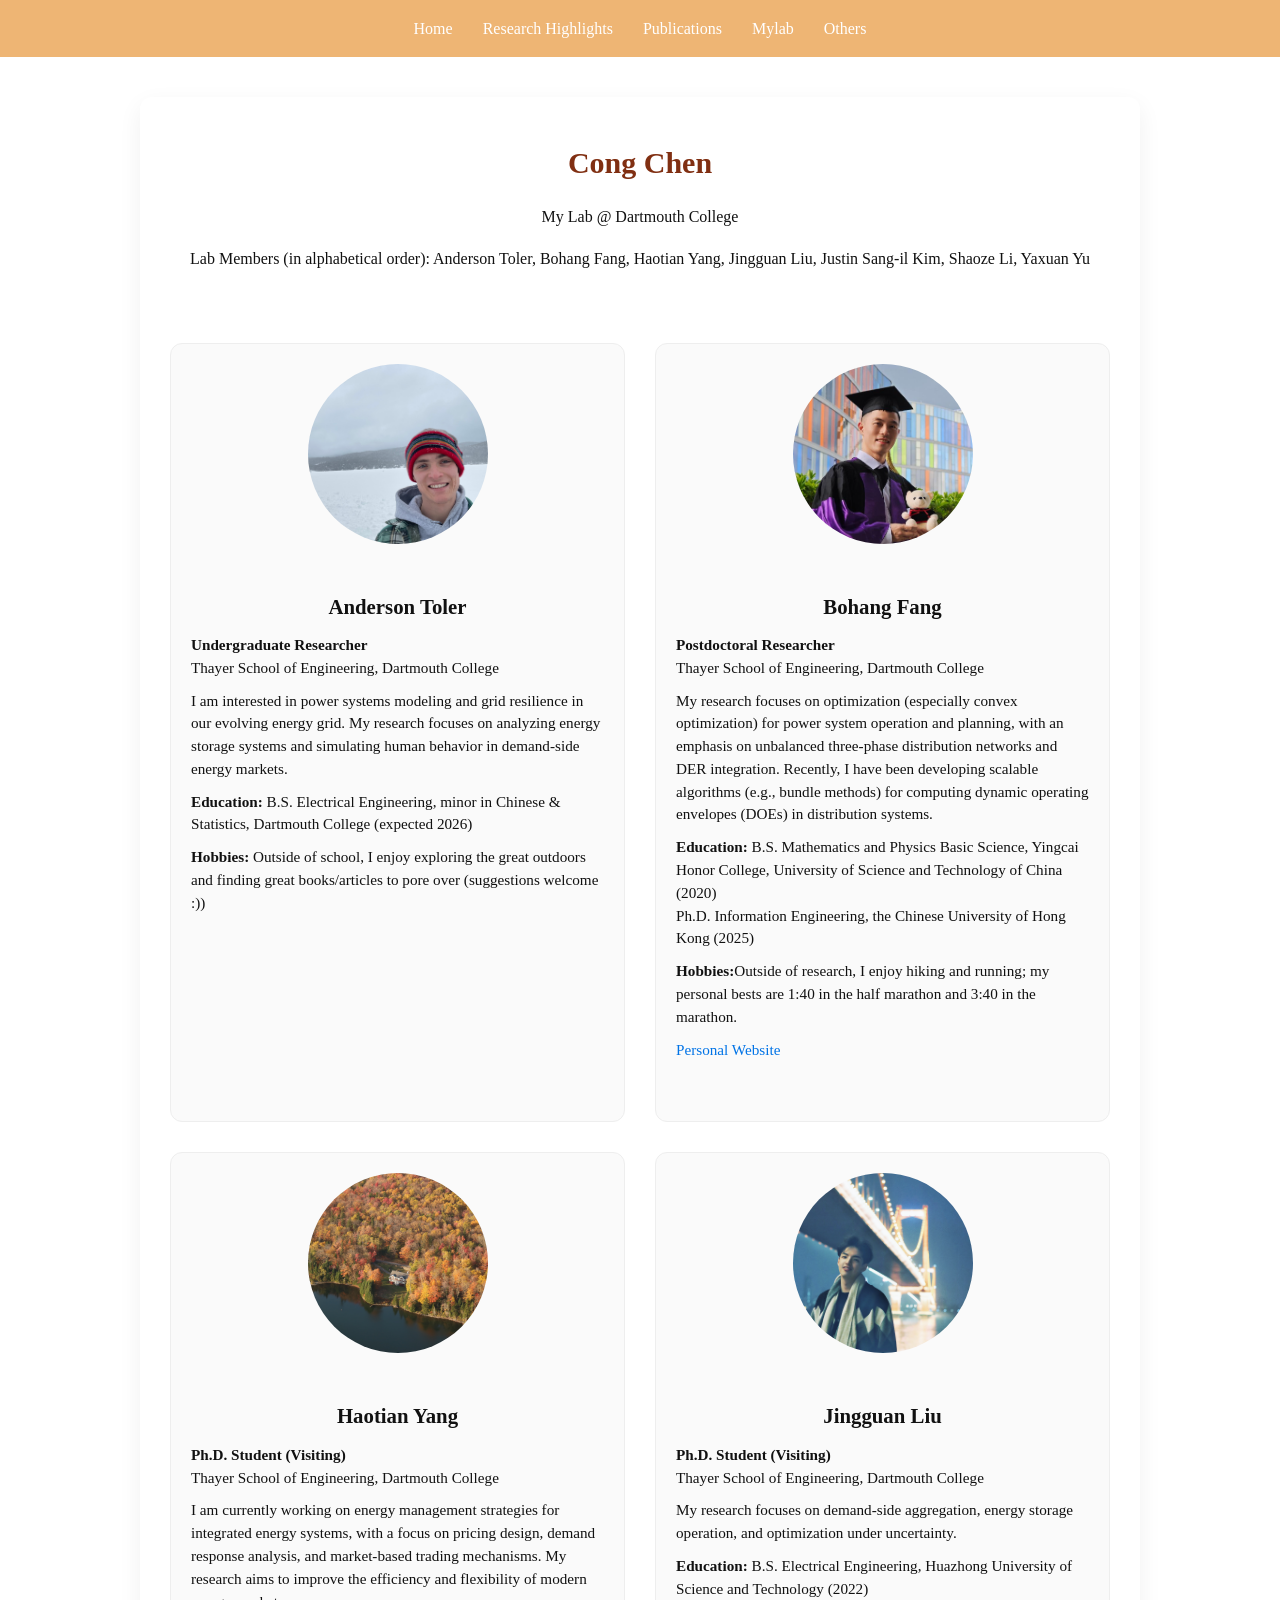
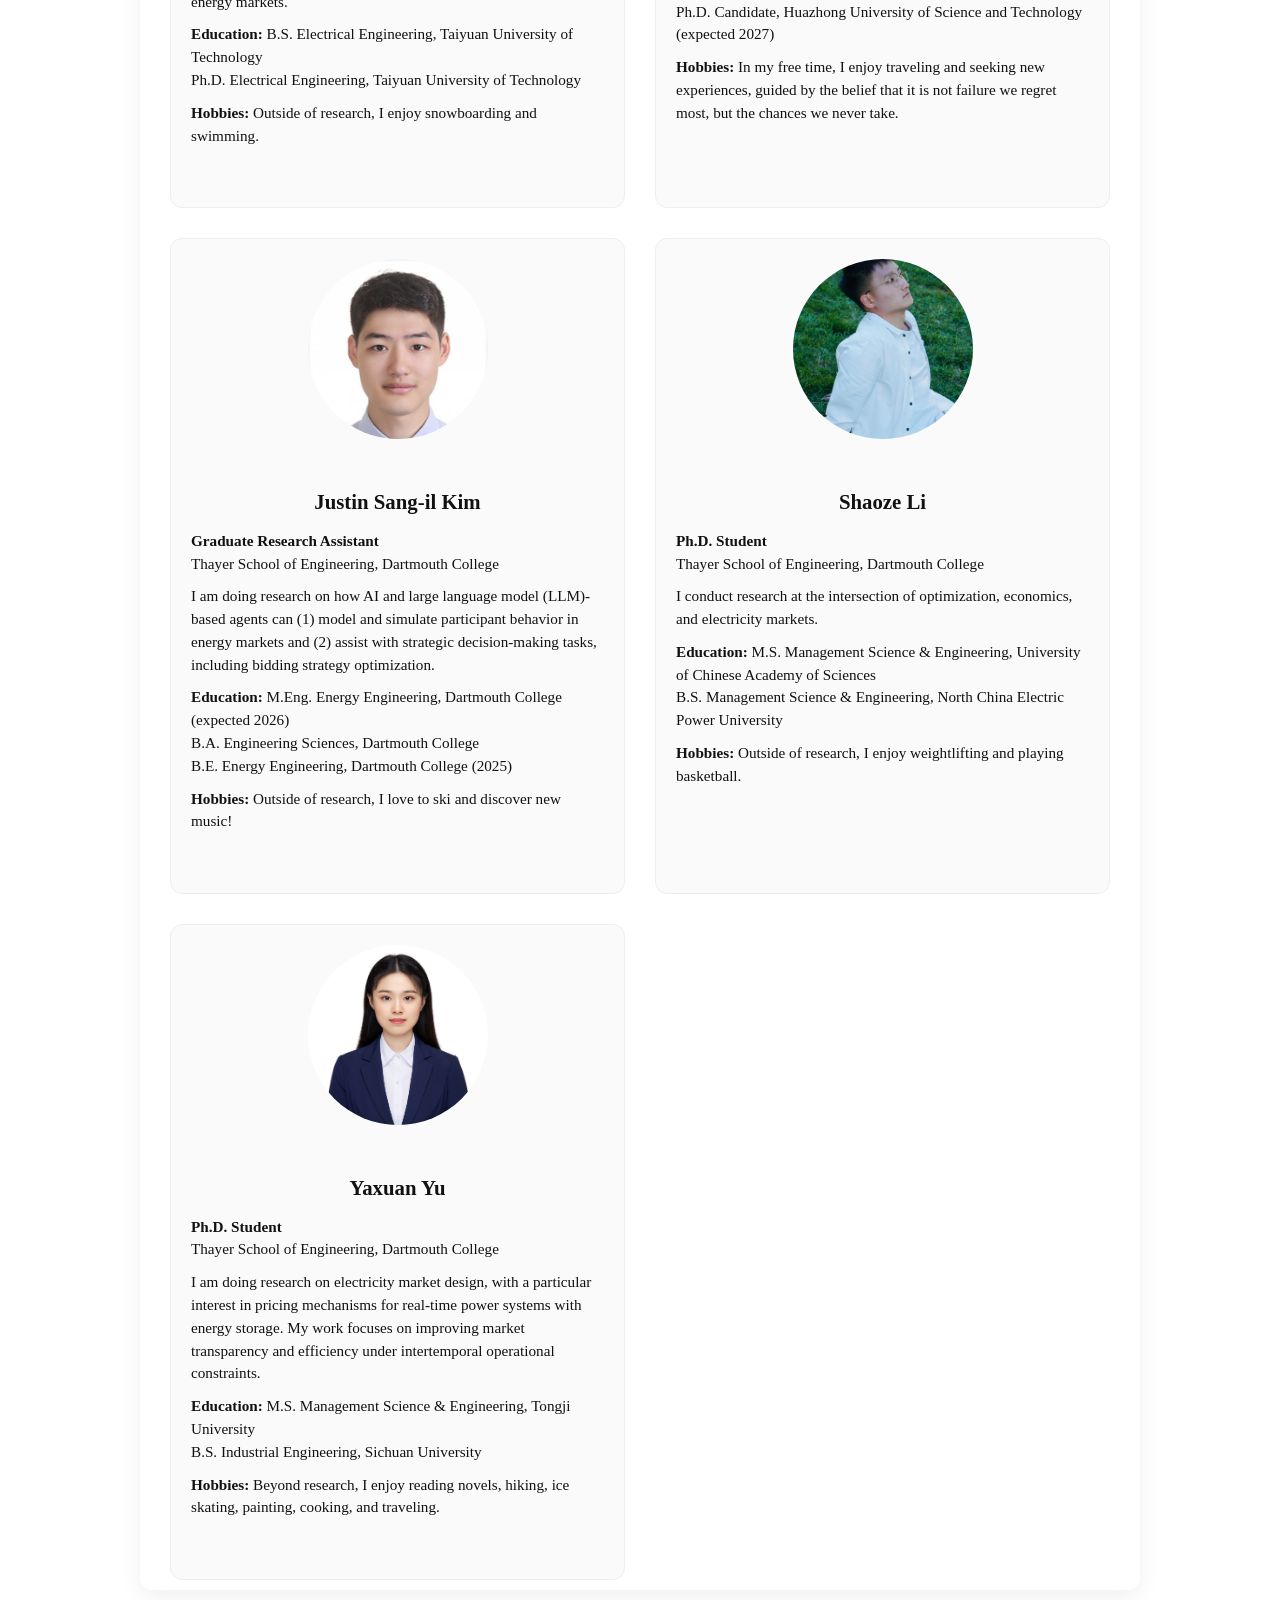
<file: Mylab.html>
<!DOCTYPE html>
<html lang="en">
<head>
<meta charset="UTF-8">
<meta name="viewport" content="width=device-width, initial-scale=1.0">
<title>Cong Chen - My Lab</title>
<link rel="stylesheet" href="styles.css">
<style>
    .lab-members-grid {
        display: grid;
        grid-template-columns: repeat(auto-fit, minmax(400px, 1fr));
        gap: 30px;
        margin-top: 40px;
    }

    .member-card {
        display: flex;
        flex-direction: column;
        align-items: center;
        background: #fafafa;
        padding: 20px;
        border-radius: 12px;
        border: 1px solid #eee;
        text-align: center;
        box-sizing: border-box;
        height: 100%;
        transition: transform 0.2s ease;
    }

    .member-card:hover {
        transform: translateY(-5px);
    }

    .member-card img {
        width: 180px;
        height: 180px;
        object-fit: cover;
        border-radius: 50%;
        margin-bottom: 15px;
    }

    .member-info h3 {
        margin-bottom: 10px;
        font-size: 1.3em;
    }

    .member-info p {
        margin-bottom: 10px;
        font-size: 0.95em;
        line-height: 1.5;
        text-align: left;
    }

    .member-info a {
        color: #0073e6;
        text-decoration: none;
    }

    .member-info a:hover {
        text-decoration: underline;
    }

    @media (max-width: 900px) {
        .lab-members-grid {
            grid-template-columns: 1fr;
        }
        .member-card img {
            width: 150px;
            height: 150px;
        }
    }
</style>
</head>
<body>

<header>
    <nav>
        <ul>
            <li><a href="index.html">Home</a></li>
            <li><a href="ResearchHighlights.html">Research Highlights</a></li>
            <li><a href="publications.html">Publications</a></li>
            <li><a href="Mylab.html">Mylab</a></li>
            <li><a href="others.html">Others</a></li>
        </ul>
    </nav>
</header>

<div class="cv-container">
    <div class="cv-header">
        <h1>Cong Chen</h1>
        <p>My Lab @ Dartmouth College</p>
        <p>
            Lab Members (in alphabetical order): Anderson Toler, Bohang Fang, Haotian Yang, Jingguan Liu, Justin Sang-il Kim, Shaoze Li, Yaxuan Yu
        </p>
    </div>

    <div class="lab-members-grid">

        <!-- Undergraduate Researcher -->
        <article class="member-card">
            <img src="img/AToler.jpg" alt="Anderson Toler">
            <div class="member-info">
                <h3>Anderson Toler</h3>
                <p><strong>Undergraduate Researcher</strong><br>Thayer School of Engineering, Dartmouth College</p>
                <p> I am interested in power systems modeling and grid resilience in our evolving energy grid. My research focuses on analyzing energy storage systems and simulating human behavior in demand-side energy markets.</p>
                <p><strong>Education:</strong> B.S. Electrical Engineering, minor in Chinese & Statistics, Dartmouth College (expected 2026)</p>
                <p><strong>Hobbies:</strong> Outside of school, I enjoy exploring the great outdoors and finding great books/articles to pore over (suggestions welcome :))</p>
            </div>
        </article>

        <!-- Postdoctoral Researcher -->
        <article class="member-card">
            <img src="img/BFang.png" alt="Bohang Fang">
            <div class="member-info">
                <h3>Bohang Fang</h3>
                <p><strong>Postdoctoral Researcher</strong><br>Thayer School of Engineering, Dartmouth College</p>
                <p>My research focuses on optimization (especially convex optimization) for power system operation and planning, with an emphasis on unbalanced three-phase distribution networks and DER integration. Recently, I have been developing scalable algorithms (e.g., bundle methods) for computing dynamic operating envelopes (DOEs) in distribution systems.</p>
                <p><strong>Education:</strong> B.S. Mathematics and Physics Basic Science, Yingcai Honor College, University of Science and Technology of China (2020)<br>Ph.D. Information Engineering, the Chinese University of Hong Kong (2025)</p>
                <p><strong>Hobbies:</strong>Outside of research, I enjoy hiking and running; my personal bests are 1:40 in the half marathon and 3:40 in the marathon.</p>
                <p><a href="https://bohang-fang.github.io/" target="_blank">Personal Website</a></p>
            </div>
        </article>

        <!-- Ph.D. Student (Visiting) -->
        <article class="member-card">
            <img src="img/IMG_2331.JPG" alt="Haotian Yang">
            <div class="member-info">
                <h3>Haotian Yang</h3>
                <p><strong>Ph.D. Student (Visiting)</strong><br>Thayer School of Engineering, Dartmouth College</p>
                <p> I am currently working on energy management strategies for integrated energy systems, with a focus on pricing design, demand response analysis, and market-based trading mechanisms. My research aims to improve the efficiency and flexibility of modern energy markets.</p>
                <p><strong>Education:</strong> B.S. Electrical Engineering, Taiyuan University of Technology<br>Ph.D. Electrical Engineering, Taiyuan University of Technology</p>
                <p><strong>Hobbies:</strong> Outside of research, I enjoy snowboarding and swimming.</p>
            </div>
        </article>

        <!-- Ph.D. Student (Visiting) -->
        <article class="member-card">
            <img src="img/JLiu.jpg" alt="Jingguan Liu">
            <div class="member-info">
                <h3>Jingguan Liu</h3>
                <p><strong>Ph.D. Student (Visiting)</strong><br>Thayer School of Engineering, Dartmouth College</p>
                <p> My research focuses on demand-side aggregation, energy storage operation, and optimization under uncertainty.</p>
                <p><strong>Education:</strong> B.S. Electrical Engineering, Huazhong University of Science and Technology (2022)<br>Ph.D. Candidate, Huazhong University of Science and Technology (expected 2027)</p>
                <p><strong>Hobbies:</strong> In my free time, I enjoy traveling and seeking new experiences, guided by the belief that it is not failure we regret most, but the chances we never take.</p>
                 
            </div>
        </article>

        <!-- Graduate Research Assistant -->
        <article class="member-card">
            <img src="img/JKim.jpeg" alt="Justin Sang-il Kim">
            <div class="member-info">
                <h3>Justin Sang-il Kim</h3>
                <p><strong>Graduate Research Assistant</strong><br>Thayer School of Engineering, Dartmouth College</p>
                <p> I am doing research on how AI and large language model (LLM)-based agents can (1) model and simulate participant behavior in energy markets and (2) assist with strategic decision-making tasks, including bidding strategy optimization. </p>
                <p><strong>Education:</strong> M.Eng.  Energy Engineering,  Dartmouth College (expected 2026) <br> B.A. Engineering Sciences, Dartmouth College <br>B.E. Energy Engineering, Dartmouth College (2025)</p>
                <p><strong>Hobbies:</strong> Outside of research, I love to ski and discover new music!</p>
            </div>
        </article>

        <!-- Ph.D. Student -->
        <article class="member-card">
            <img src="img/SLi.jpg" alt="Shaoze Li">
            <div class="member-info">
                <h3>Shaoze Li</h3>
                <p><strong>Ph.D. Student</strong><br>Thayer School of Engineering, Dartmouth College</p>
                <p> I conduct research at the intersection of optimization, economics, and electricity markets. </p>
                <p><strong>Education:</strong> M.S. Management Science & Engineering, University of Chinese Academy of Sciences<br>B.S. Management Science & Engineering, North China Electric Power University</p>
                <p><strong>Hobbies:</strong> Outside of research, I enjoy weightlifting and playing basketball. </p>
            </div>
        </article>

        <!-- Ph.D. Student -->
        <article class="member-card">
            <img src="img/YYu.JPG" alt="Yaxuan Yu">
            <div class="member-info">
                <h3>Yaxuan Yu</h3>
                <p><strong>Ph.D. Student</strong><br>Thayer School of Engineering, Dartmouth College</p>
                <p> I am doing research on electricity market design, with a particular interest in pricing mechanisms for real-time power systems with energy storage. My work focuses on improving market transparency and efficiency under intertemporal operational constraints.</p>
                <p><strong>Education:</strong> M.S. Management Science & Engineering, Tongji University<br>B.S. Industrial Engineering, Sichuan University</p>
                <p><strong>Hobbies:</strong> Beyond research, I enjoy reading novels, hiking, ice skating, painting, cooking, and traveling.</p>
            </div>
        </article>

    </div>
</div>

</body>
</html>
</file>
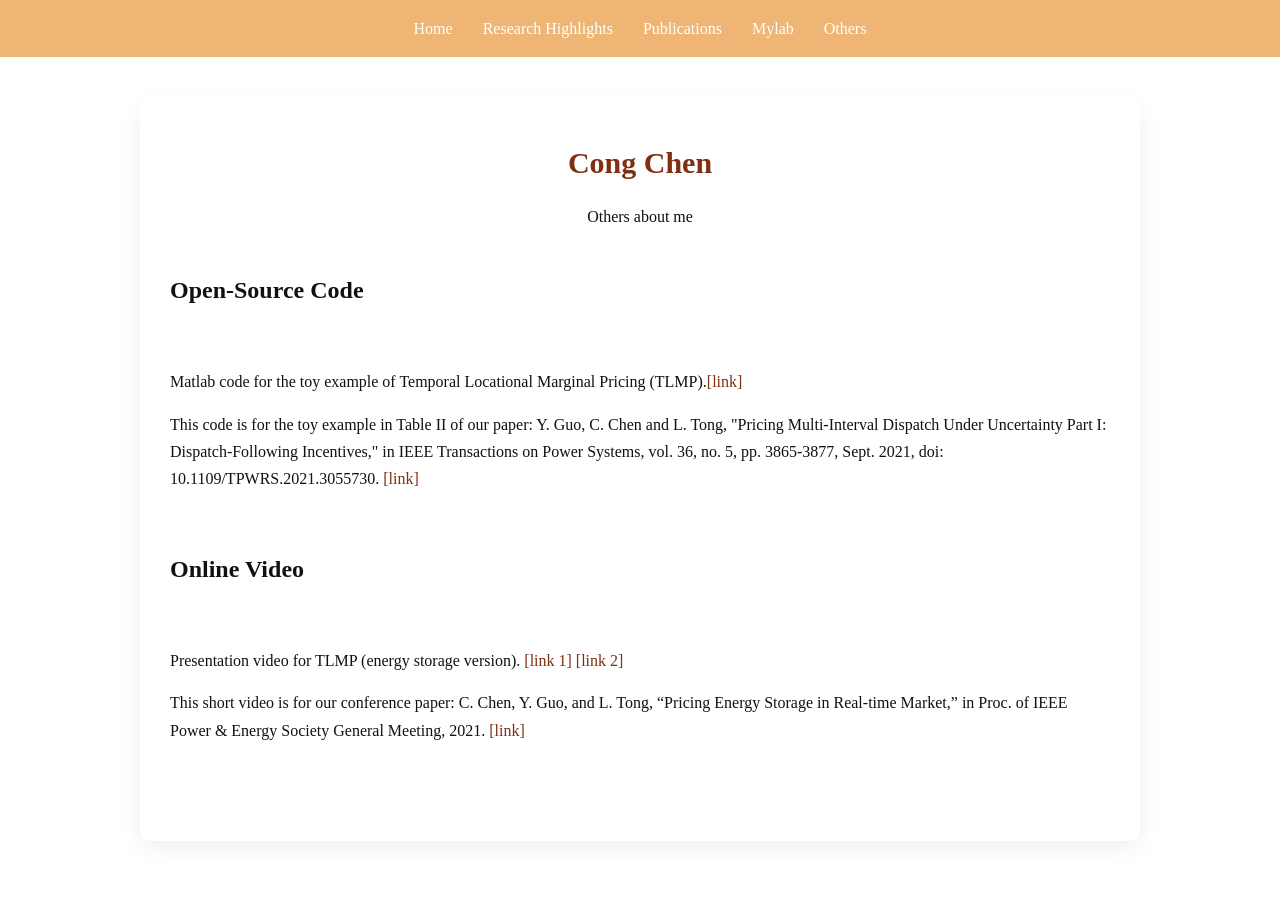
<file: others.html>
<!DOCTYPE html>
<html lang="en">
<head>
    <meta charset="UTF-8">
    <meta name="viewport" content="width=device-width, initial-scale=1.0">
    <title>Your Name - Project Experience</title>
    <link rel="stylesheet" href="styles.css">
</head>
<body>
    <header>
        <nav>
            <ul>
                <li><a href="index.html">Home</a></li>
                <li><a href="ResearchHighlights.html">Research Highlights</a></li>
                <li><a href="publications.html">Publications</a></li>
                <li><a href="Mylab.html">Mylab</a></li>
                <li><a href="others.html">Others</a></li>
            </ul>
        </nav>
    </header>
    
    <div class="cv-container">
        <div class="cv-header">
            <h1>Cong Chen</h1>
            <p>Others about me</p>
        </div>
        
        <div class="cv-main">
            <h2>Open-Source Code</h2>
            <p>&nbsp;</p> 
            <p> Matlab code for the toy example of Temporal Locational Marginal Pricing (TLMP).<a href="https://github.com/CongChenHappy/TLMP-LMP_DCOPF/blob/main/oneshot_LMPvsTLMP.m">[link]</a></p>   
            <p>This code is for the toy example in Table II of our paper: Y. Guo, C. Chen and L. Tong,
                "Pricing Multi-Interval Dispatch Under Uncertainty Part I: Dispatch-Following Incentives," in 
                IEEE Transactions on Power Systems, vol. 36, no. 5, pp. 3865-3877, Sept. 2021, 
                doi: 10.1109/TPWRS.2021.3055730. 
            <a href="https://ieeexplore.ieee.org/abstract/document/9340582">[link]</a></p>   
            <p>&nbsp;</p> 
            <h2>Online Video</h2>
            <p>&nbsp;</p> 
            <p> Presentation video for TLMP (energy storage version). <a href="https://www.bilibili.com/video/BV1Gv4y1K7Ja/?vd_source=541d2cd8f2d506b4782e888b2c5c563f">[link 1]</a> <a href="https://www.youtube.com/watch?v=p9CYlSoAnz8">[link 2]</a></p>                 
            <p> This short video is for our conference paper: C. Chen, Y. Guo, and L. Tong,  “Pricing Energy Storage in Real-time Market,” 
                in Proc. of IEEE Power & Energy Society General Meeting, 2021.
                <a href="https://ieeexplore.ieee.org/abstract/document/9638013/">[link]</a></p>  
                <p>&nbsp;</p> 
        </div>
        
        <!-- Add other content related to project experience here -->
    </div>
</body>
</html>
</file>
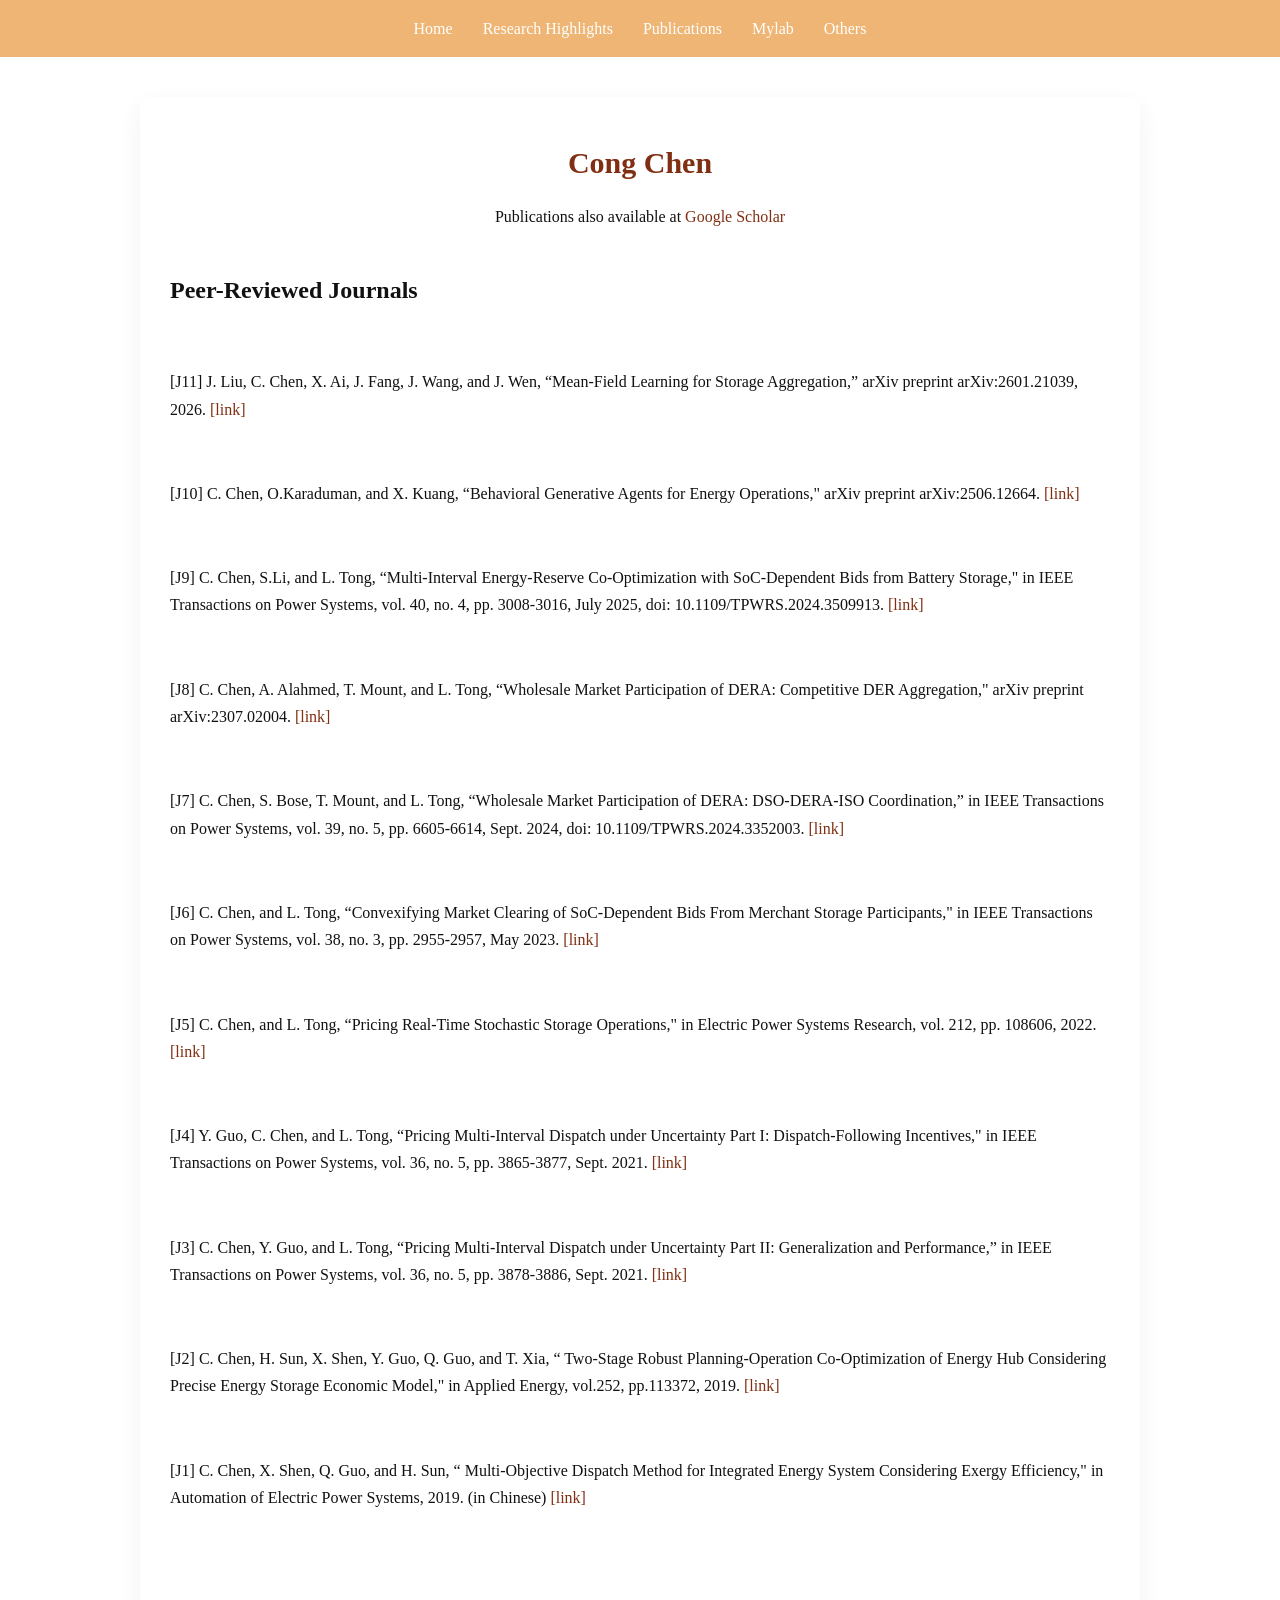
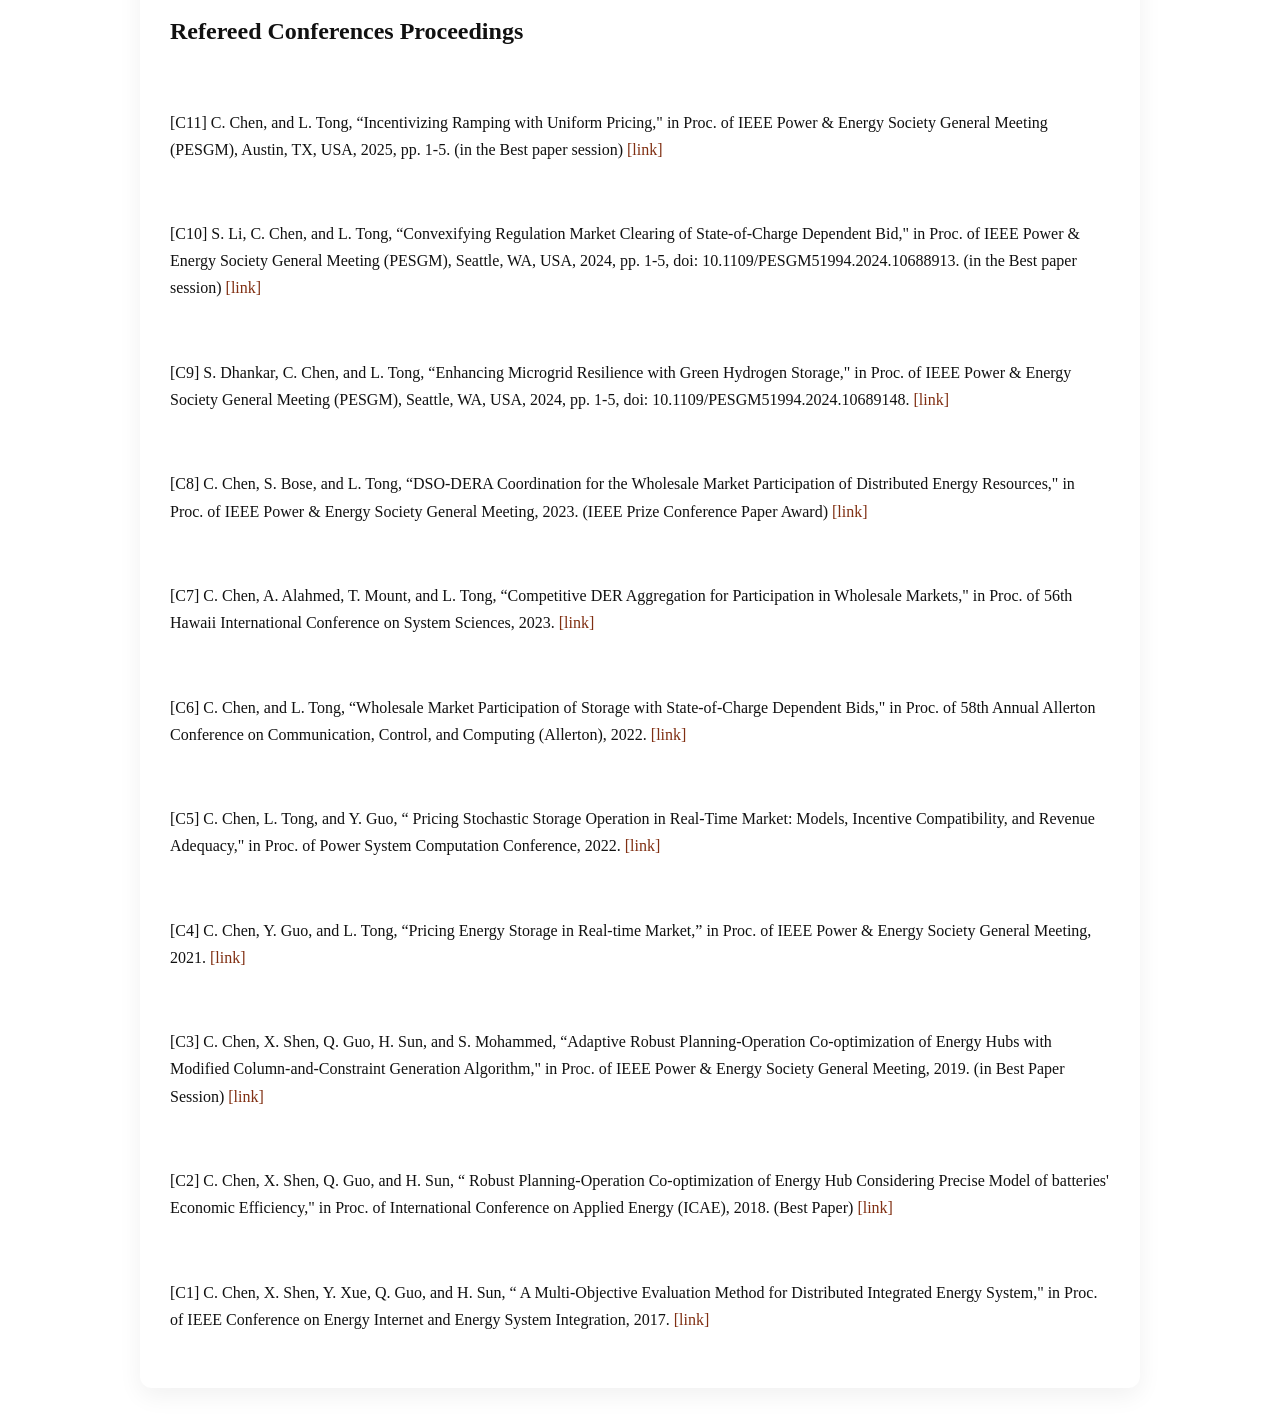
<file: publications.html>
<!DOCTYPE html>
<html lang="en">
<head>
    <meta charset="UTF-8">
    <meta name="viewport" content="width=device-width, initial-scale=1.0">
    <title>Your Name - Publications</title>
    <link rel="stylesheet" href="styles.css">
</head>
<body>
    <header>
        <nav>
            <ul>
                <li><a href="index.html">Home</a></li>
                <li><a href="ResearchHighlights.html">Research Highlights</a></li>
                <li><a href="publications.html">Publications</a></li>
                <li><a href="Mylab.html">Mylab</a></li>
                <li><a href="others.html">Others</a></li>
            </ul>
        </nav>
    </header>
    
    <div class="cv-container">
        <div class="cv-header">
            <h1>Cong Chen</h1>
            <p>Publications also available at <a href="https://scholar.google.com/citations?user=TgNikcEAAAAJ&hl=en">Google Scholar</a></p>
        </div>
        
        <div class="cv-main">
            <h2>Peer-Reviewed Journals</h2>
            <p>&nbsp;</p> 
            <p> [J11]  J. Liu, C. Chen, X. Ai, J. Fang, J. Wang, and J. Wen, “Mean-Field Learning for Storage Aggregation,” arXiv preprint arXiv:2601.21039, 2026.
                <a href=https://arxiv.org/pdf/2601.21039">[link]</a></p> 
            <p>&nbsp;</p> 
            <p> [J10] C. Chen, O.Karaduman, and X. Kuang, “Behavioral Generative Agents for Energy Operations," arXiv preprint arXiv:2506.12664. 
                <a href="https://arxiv.org/abs/2506.12664">[link]</a></p> 
            <p>&nbsp;</p> 
            <p> [J9] C. Chen, S.Li, and L. Tong, “Multi-Interval Energy-Reserve Co-Optimization with SoC-Dependent Bids from Battery Storage," in IEEE Transactions on Power Systems, vol. 40, no. 4, pp. 3008-3016, July 2025, doi: 10.1109/TPWRS.2024.3509913. 
                <a href="https://arxiv.org/abs/2401.15525">[link]</a></p> 
            <p>&nbsp;</p> 
            <p> [J8] C. Chen, A. Alahmed, T. Mount, and L. Tong, “Wholesale Market Participation of DERA: Competitive DER Aggregation," arXiv preprint arXiv:2307.02004. 
                <a href="https://arxiv.org/abs/2307.02004">[link]</a></p> 
            <p>&nbsp;</p> 
            <p> [J7] C. Chen, S. Bose, T. Mount, and L. Tong, “Wholesale Market Participation of DERA: DSO-DERA-ISO Coordination,” in IEEE Transactions on Power Systems, vol. 39, no. 5, pp. 6605-6614, Sept. 2024, doi: 10.1109/TPWRS.2024.3352003. 
                <a href="https://ieeexplore.ieee.org/document/10398499">[link]</a></p> 
            <p>&nbsp;</p> 
            <p> [J6] C. Chen, and L. Tong, “Convexifying Market Clearing of SoC-Dependent Bids From Merchant Storage Participants," in 
                IEEE Transactions on Power Systems, vol. 38, no. 3, pp. 2955-2957, May 2023. 
                <a href="https://ieeexplore.ieee.org/abstract/document/10037211">[link]</a></p> 
            <p>&nbsp;</p> 
            <p> [J5] C. Chen, and L. Tong, “Pricing Real-Time Stochastic Storage Operations," in 
                Electric Power Systems Research, vol. 212, pp. 108606, 2022.
                <a href="https://www.sciencedirect.com/science/article/abs/pii/S0378779622006745">[link]</a></p>         
            <p>&nbsp;</p> 
            <p> [J4] Y. Guo,  C. Chen, and L. Tong, “Pricing Multi-Interval Dispatch under Uncertainty Part I: 
                Dispatch-Following Incentives," in IEEE Transactions on Power Systems, vol. 36, no. 5, pp. 3865-3877, Sept. 2021.
                <a href="https://ieeexplore.ieee.org/abstract/document/9340582">[link]</a></p>             
            <p>&nbsp;</p> 
            <p> [J3] C. Chen, Y. Guo, and L. Tong, “Pricing Multi-Interval Dispatch under Uncertainty Part  II: 
                Generalization and Performance,” in IEEE Transactions on Power Systems,  vol. 36, no. 5, pp. 3878-3886, Sept. 2021.
                <a href="https://ieeexplore.ieee.org/abstract/document/9296253">[link]</a></p>             
            <p>&nbsp;</p> 
            <p> [J2] C. Chen, H. Sun, X. Shen, Y. Guo, Q. Guo, and T. Xia, “ Two-Stage Robust Planning-Operation Co-Optimization 
                of Energy Hub Considering Precise Energy Storage Economic Model," in Applied Energy, vol.252, pp.113372, 2019. 
                <a href="https://www.sciencedirect.com/science/article/pii/S0306261919310463">[link]</a></p> 
            <p>&nbsp;</p> 
            <p> [J1] C. Chen, X. Shen, Q. Guo, and H. Sun, “ Multi-Objective Dispatch Method for Integrated Energy System Considering 
                Exergy Efficiency," in Automation of Electric Power Systems, 2019. (in Chinese)  
                <a href="http://www.cqvip.com/qk/91993x/201912/7002299679.html">[link]</a></p> 

            <p>&nbsp;</p> 
            <p>&nbsp;</p>  
            <h2>Refereed Conferences Proceedings</h2>
            <p>&nbsp;</p> 
            <p> [C11] C. Chen, and L. Tong,  “Incentivizing Ramping with Uniform Pricing,"  
                in Proc. of IEEE Power & Energy Society General Meeting (PESGM), Austin, TX, USA, 2025, pp. 1-5. (in the Best paper session)
                <a href="https://pes-gm.org/wp-content/uploads/2025/07/Poster-Session-Handout-final-7-14-25b.pdf">[link]</a></p> 
            <p>&nbsp;</p> 
            <p> [C10] S. Li, C. Chen, and L. Tong,  “Convexifying Regulation Market Clearing of State-of-Charge Dependent Bid,"  
                in Proc. of IEEE Power & Energy Society General Meeting (PESGM), Seattle, WA, USA, 2024, pp. 1-5, doi: 10.1109/PESGM51994.2024.10688913. (in the Best paper session)
                <a href="https://arxiv.org/abs/2311.12690">[link]</a></p> 
            <p>&nbsp;</p>
            <p> [C9]  S. Dhankar, C. Chen, and L. Tong,  “Enhancing Microgrid Resilience with Green Hydrogen Storage," 
                in Proc. of  IEEE Power & Energy Society General Meeting (PESGM), Seattle, WA, USA, 2024, pp. 1-5, doi: 10.1109/PESGM51994.2024.10689148.
                <a href="https://arxiv.org/abs/2311.13149">[link]</a></p> 
            <p>&nbsp;</p>
            <p> [C8] C. Chen, S.  Bose, and L. Tong,  “DSO-DERA Coordination for the Wholesale Market Participation of Distributed 
                Energy Resources,"  in Proc. of IEEE Power & Energy Society General Meeting,  2023.  
                (IEEE  Prize Conference Paper Award)
                <a href="https://arxiv.org/abs/2211.16585">[link]</a></p> 
            <p>&nbsp;</p> 
            <p> [C7] C. Chen, A. Alahmed,  T. Mount, and L. Tong,  “Competitive DER Aggregation for Participation in Wholesale 
                Markets," in Proc. of 56th Hawaii International Conference on System Sciences,  2023. 
                <a href="https://arxiv.org/abs/2207.00290">[link]</a></p> 
            <p>&nbsp;</p> 
            <p> [C6] C. Chen, and L. Tong, “Wholesale Market Participation of Storage with State-of-Charge Dependent Bids," 
                in Proc. of 58th Annual Allerton Conference on Communication, Control, and Computing (Allerton), 2022. 
                <a href="https://ieeexplore.ieee.org/abstract/document/9929382/">[link]</a></p> 
            <p>&nbsp;</p> 
            <p> [C5] C. Chen, L. Tong, and Y. Guo, “ Pricing Stochastic Storage Operation in Real-Time Market: Models, 
                Incentive Compatibility, and Revenue Adequacy," in Proc. of Power System Computation Conference, 2022. 
                <a href="https://www.sciencedirect.com/science/article/pii/S0378779622006745">[link]</a></p>         
            <p>&nbsp;</p> 
            <p> [C4] C. Chen, Y. Guo, and L. Tong,  “Pricing Energy Storage in Real-time Market,” 
                in Proc. of IEEE Power & Energy Society General Meeting, 2021.
                <a href="https://ieeexplore.ieee.org/abstract/document/9638013/">[link]</a></p>             
            <p>&nbsp;</p> 
            <p> [C3] C. Chen, X. Shen, Q. Guo, H. Sun, and S. Mohammed, “Adaptive Robust Planning-Operation Co-optimization 
                of Energy Hubs with Modified Column-and-Constraint Generation Algorithm," in Proc. of  IEEE Power & Energy Society General Meeting, 2019. 
                (in Best Paper Session)
                <a href="https://ieeexplore.ieee.org/abstract/document/8973687/">[link]</a></p>             
            <p>&nbsp;</p> 
            <p>  [C2] C. Chen, X. Shen, Q. Guo, and H. Sun, “ Robust Planning-Operation Co-optimization of Energy Hub Considering Precise Model of batteries' Economic Efficiency," 
                 in Proc. of  International Conference on Applied Energy (ICAE), 2018. (Best Paper)  
                <a href="https://www.sciencedirect.com/science/article/pii/S1876610219301213">[link]</a></p> 
            <p>&nbsp;</p> 
            <p>  [C1] C. Chen, X. Shen, Y. Xue, Q. Guo, and H. Sun, “ A Multi-Objective Evaluation Method for Distributed Integrated Energy System," 
                 in  Proc. of  IEEE Conference on Energy Internet and Energy System Integration, 2017.
                <a href="https://ieeexplore.ieee.org/abstract/document/8245353/">[link]</a></p> 
     




            </div>
        
        <!-- Add other content related to publications here -->
    </div>
</body>
</html>
</file>
<file: styles.css>
/* =========================
   Global Reset
========================= */

* {
    margin: 0;
    padding: 0;
    box-sizing: border-box;
}

/* =========================
   Base Typography
========================= */

body {
    font-family: 'Palatino Linotype', 'Book Antiqua', Palatino, serif;
    background-color: #ffffff;
    color: #111;
    line-height: 1.7;
}

h1, h2, h3 {
    font-weight: 600;
    margin-bottom: 15px;
}

p {
    margin-bottom: 15px;
}

a {
    color: #802f12;
    text-decoration: none;
}

a:hover {
    text-decoration: underline;
}

/* =========================
   Header & Navigation
========================= */

header {
    background-color: #eeb574;
    padding: 15px 0;
}

nav ul {
    list-style: none;
    display: flex;
    justify-content: center;
    gap: 30px;
}

nav a {
    color: white;
    font-weight: 500;
    font-size: 16px;
}

/* =========================
   Main Container
========================= */

.cv-container {
    max-width: 1000px;
    margin: 40px auto;
    padding: 40px 30px;
    background-color: white;
    box-shadow: 0 8px 25px rgba(0, 0, 0, 0.06);
    border-radius: 12px;
}

/* =========================
   Header Section
========================= */

.cv-header {
    text-align: center;
    margin-bottom: 40px;
}

.cv-header img {
    max-width: 180px;
    border-radius: 50%;
    margin-bottom: 20px;
}

.cv-header h1 {
    font-size: 30px;
    color: #802f12;
}

.cv-header h2 {
    font-size: 18px;
    color: #063264;
    font-weight: 500;
}

/* =========================
   Research Highlight Section
========================= */

.cv-main {
    margin-top: 20px;
}

.image-container {
    text-align: center;
    margin: 25px 0;
}

.centered-figure img {
    width: 100%;
    max-width: 500px;
    height: auto;
    border-radius: 8px;
}

figcaption {
    font-style: italic;
    color: #666;
    margin-top: 8px;
    font-size: 14px;
}

/* =========================
   Project Card Layout
========================= */

.project-card {
    display: flex;
    gap: 30px;
    align-items: flex-start;
    margin-bottom: 40px;
    background: #fafafa;
    padding: 25px;
    border-radius: 12px;
    border: 1px solid #eee;
    transition: transform 0.2s ease;
}

.project-card:hover {
    transform: translateY(-4px);
}

.project-card img {
    width: 220px;
    height: auto;
    border-radius: 10px;
}

.project-text {
    flex: 1;
}

/* ===== Vertical Project Layout (NEW) ===== */

.project-card.vertical {
    flex-direction: column;
    align-items: center;
    text-align: center;
}

.project-card.vertical img {
    width: 100%;
    max-width: 500px;
    margin-bottom: 20px;
}

/* =========================
   Lab Members Section
========================= */

.lab-members {
    margin-top: 80px;
}

.member-card {
    display: flex;
    gap: 30px;
    align-items: flex-start;
    background: #fafafa;
    padding: 25px;
    border-radius: 12px;
    border: 1px solid #eee;
    margin-top: 30px;
}

.member-card img {
    width: 220px;
    border-radius: 12px;
}

.member-info h3 {
    margin-bottom: 10px;
}

/* =========================
   Section Spacing
========================= */

section {
    margin-bottom: 60px;
}

/* =========================
   Responsive Design
========================= */

@media (max-width: 768px) {

    .project-card,
    .member-card {
        flex-direction: column;
        align-items: center;
        text-align: center;
    }

    .project-card img,
    .member-card img {
        width: 100%;
        max-width: 320px;
    }

    .cv-container {
        padding: 25px 20px;
    }

    nav ul {
        flex-direction: column;
        gap: 15px;
    }
}

/* =========================
   Footer (Optional)
========================= */

footer {
    text-align: center;
    padding: 30px;
    color: #666;
    font-size: 14px;
}
</file>
